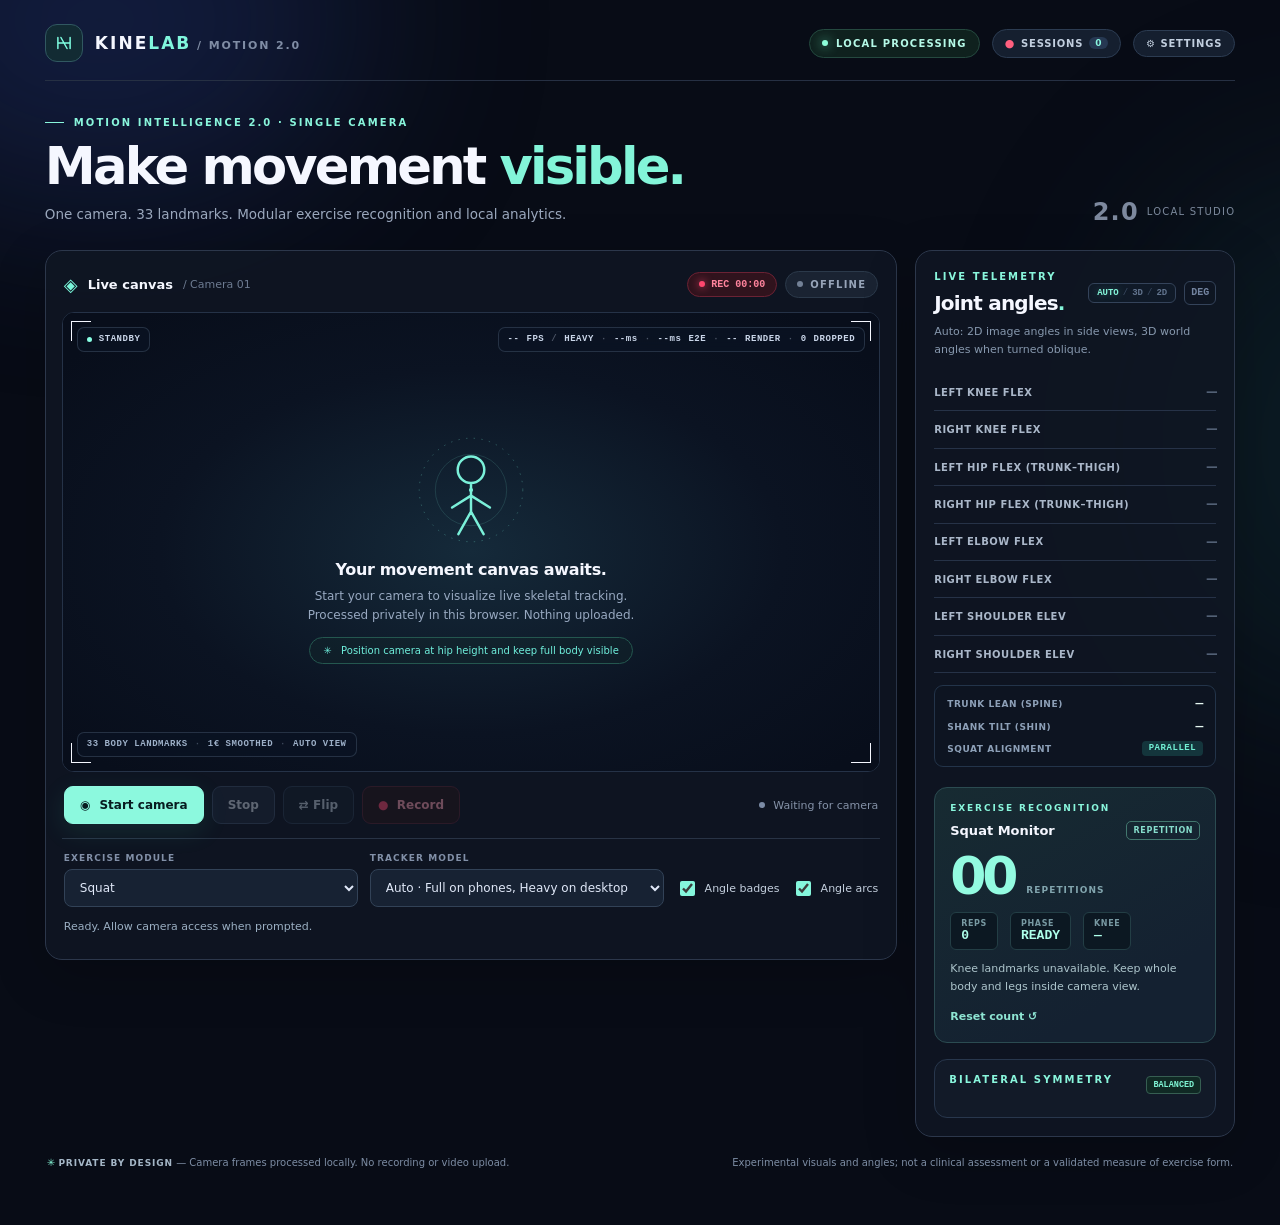
<file: apps/kinelab-motion/index.html>
<!doctype html>
<html lang="en">
<head>
  <meta charset="utf-8" />
  <meta name="viewport" content="width=device-width, initial-scale=1" />
  <meta name="theme-color" content="#080c16" />
  <meta name="referrer" content="no-referrer" />
  <meta name="description" content="KineLab Motion 2.0: Modular, real-time, single-camera motion intelligence, multi-exercise recognition, and movement analytics." />
  <title>KineLab Motion 2.0 — Motion Intelligence Studio</title>
  <link rel="icon" href="data:," />
  <link rel="stylesheet" href="./styles.css?v=2.6" />
  <script type="module" src="./src/app.mjs?v=2.6"></script>
</head>
<body>
  <div class="ambient ambient-a" aria-hidden="true"></div>
  <div class="ambient ambient-b" aria-hidden="true"></div>

  <div class="shell">
    <header class="topbar">
      <a class="brand" href="./" aria-label="KineLab Motion home">
        <span class="brand-symbol" aria-hidden="true">
          <svg viewBox="0 0 36 36" fill="none"><path d="M8 27V9m20 18V9M8 18h20M13 9l10 18" stroke="currentColor" stroke-width="2.4" stroke-linecap="round" stroke-linejoin="round" /></svg>
        </span>
        <span class="brand-name">KINE<span>LAB</span><small> / MOTION 2.0</small></span>
      </a>
      <div class="header-meta">
        <span class="local-pill"><span class="local-dot"></span>LOCAL PROCESSING</span>
        <button type="button" id="open-recordings" class="meta-button" title="Open recorded motion sessions">
          <span class="rec-icon">●</span> SESSIONS <span id="session-count-badge" class="count-badge">0</span>
        </button>
        <button type="button" id="open-settings" class="meta-button" title="Configure camera, tracker, and overlays" aria-haspopup="dialog">
          ⚙ SETTINGS
        </button>
      </div>
    </header>

    <main>
      <section class="hero" aria-labelledby="page-heading">
        <div>
          <p class="eyebrow"><span class="dash"></span> MOTION INTELLIGENCE 2.0 · SINGLE CAMERA</p>
          <h1 id="page-heading">Make movement <em>visible.</em></h1>
          <p class="subhead">One camera. 33 landmarks. Modular exercise recognition and local analytics.</p>
        </div>
        <div class="hero-index" aria-hidden="true">
          <span class="index-number">2.0</span><span>LOCAL STUDIO</span>
        </div>
      </section>

      <section class="workspace" aria-label="Single-camera movement studio">
        <!-- Live Capture & Overlays -->
        <div class="capture-panel">
          <div class="panel-heading">
            <div class="heading-with-icon">
              <span class="panel-icon" aria-hidden="true">◈</span>
              <h2>Live canvas</h2>
              <span class="subtle-text">/ Camera 01</span>
            </div>
            <div class="heading-actions">
              <span id="recording-indicator" class="rec-pill" hidden><span class="rec-pulse"></span>REC <span id="rec-timer">00:00</span></span>
              <span class="capture-label" id="capture-label"><span class="status-dot"></span><span>OFFLINE</span></span>
            </div>
          </div>

          <div class="stage" id="video-stage">
            <video id="camera-video" autoplay muted playsinline aria-label="Live camera preview"></video>
            <canvas id="pose-canvas" aria-label="Body pose skeleton with measured angles" role="img"></canvas>

            <div class="stage-empty" id="stage-empty">
              <div class="empty-visual" aria-hidden="true">
                <svg viewBox="0 0 200 200" fill="none"><circle cx="100" cy="100" r="74" stroke="currentColor" stroke-dasharray="2 9" opacity=".4"/><circle cx="100" cy="100" r="51" stroke="currentColor" opacity=".2"/><path d="M81 71a19 19 0 1 1 38 0 19 19 0 0 1-38 0zm19 21v39m0-23-27 17m27-17 27 17m-27 6-18 32m18-32 18 32" stroke="currentColor" stroke-width="3.5" stroke-linecap="round"/><circle cx="100" cy="100" r="3" fill="currentColor"/></svg>
              </div>
              <p class="empty-title">Your movement canvas awaits.</p>
              <p class="empty-caption">Start your camera to visualize live skeletal tracking.<br/>Processed privately in this browser. Nothing uploaded.</p>
              <span class="helper-hint">✳ &nbsp; Position camera at hip height and keep full body visible</span>
            </div>

            <!-- In-Canvas HUD -->
            <div class="hud hud-top-left"><span class="hud-led"></span><span id="hud-state">STANDBY</span></div>
            <div class="hud hud-top-right">
              <span id="inference-fps">--</span> FPS <span class="hud-sep">/</span>
              <span id="model-name">HEAVY</span> <span class="hud-sep">·</span>
              <span id="latency-display">--ms</span> <span class="hud-sep">·</span>
              <span id="e2e-latency" title="Camera → overlay latency (p50)">--ms</span> E2E <span class="hud-sep">·</span>
              <span id="render-fps">--</span> RENDER <span class="hud-sep">·</span>
              <span id="dropped-frames">0</span> DROPPED
            </div>
            <div class="hud hud-bottom-left">33 BODY LANDMARKS <span class="hud-sep">·</span> 1€ SMOOTHED <span class="hud-sep">·</span> <span id="hud-angle-mode">AUTO VIEW</span></div>

            <div class="frame-corner top-left" aria-hidden="true"></div>
            <div class="frame-corner top-right" aria-hidden="true"></div>
            <div class="frame-corner bottom-left" aria-hidden="true"></div>
            <div class="frame-corner bottom-right" aria-hidden="true"></div>
          </div>

          <!-- Stage Controls -->
          <div class="stage-controls">
            <div class="action-buttons">
              <button type="button" id="start-button" class="btn btn-primary"><span class="button-mark" aria-hidden="true">◉</span> Start camera</button>
              <button type="button" id="stop-button" class="btn btn-secondary" disabled>Stop</button>
              <button type="button" id="switch-button" class="btn btn-ghost" disabled>⇄ <span>Flip</span></button>
              <button type="button" id="record-button" class="btn btn-record" disabled><span class="rec-dot">●</span> <span>Record</span></button>
            </div>
            <div class="tiny-status" id="tracking-pill"><span class="tiny-dot"></span>Waiting for camera</div>
          </div>

          <!-- Quick Controls Bar -->
          <div class="controls-row">
            <label class="input-field">
              <span>EXERCISE MODULE</span>
              <select id="analysis-mode">
                <option value="squat">Squat</option>
                <option value="sit_to_stand">Sit-to-Stand</option>
                <option value="lunge">Lunge</option>
                <option value="shoulder_abduction">Shoulder Abduction</option>
              <option value="shoulder_flexion">Shoulder Flexion</option>
                <option value="single_leg_balance">Single-Leg Balance</option>
                <option value="free">Free tracking</option>
              </select>
            </label>
            <label class="input-field">
              <span>TRACKER MODEL</span>
              <select id="model-choice">
                <option value="auto">Auto · Full on phones, Heavy on desktop</option>
                <option value="heavy">High accuracy · Heavy</option>
                <option value="full">Faster · Full</option>
                <option value="lite">Fastest · Lite</option>
              </select>
            </label>
            <label class="checkbox-field">
              <input type="checkbox" id="show-angles" checked />
              <span>Angle badges</span>
            </label>
            <label class="checkbox-field">
              <input type="checkbox" id="show-arcs" checked />
              <span>Angle arcs</span>
            </label>
          </div>

          <div id="app-message" class="app-message" role="status" aria-live="polite">Ready. Allow camera access when prompted.</div>
        </div>

        <!-- Telemetry & Exercise Sidebar -->
        <aside class="telemetry-panel" aria-labelledby="telemetry-title">
          <div class="telemetry-heading">
            <div>
              <p class="side-eyebrow">LIVE TELEMETRY</p>
              <h2 id="telemetry-title">Joint angles<span class="heading-accent">.</span></h2>
            </div>
            <div class="telemetry-controls-group">
              <button type="button" id="angle-dim-toggle" class="angle-dim-toggle" title="Cycle angle source: Auto (view-aware) / 3D world / 2D screen">
                <span class="dim-badge active" id="dim-auto">AUTO</span>
                <span class="dim-sep">/</span>
                <span class="dim-badge" id="dim-3d">3D</span>
                <span class="dim-sep">/</span>
                <span class="dim-badge" id="dim-2d">2D</span>
              </button>
              <span class="angle-unit">DEG</span>
            </div>
          </div>
          <p class="panel-note" id="telemetry-note">Auto: knee/hip angles from the precise 2D image in side views, from 3D world coordinates when you turn oblique.</p>

          <div class="angles" id="angle-list" aria-label="Joint angles"></div>

          <div class="segment-metrics" id="segment-metrics" aria-label="Segment Biomechanics">
            <div class="segment-row">
              <span class="segment-label">TRUNK LEAN (SPINE)</span>
              <span class="segment-val" id="val-trunk-lean">—</span>
            </div>
            <div class="segment-row">
              <span class="segment-label">SHANK TILT (SHIN)</span>
              <span class="segment-val" id="val-shank-tilt">—</span>
            </div>
            <div class="segment-row">
              <span class="segment-label">SQUAT ALIGNMENT</span>
              <span class="segment-badge" id="val-squat-align">PARALLEL</span>
            </div>
          </div>

          <!-- Dynamic Exercise Monitor -->
          <section class="insight" aria-labelledby="insight-title">
            <p class="side-eyebrow">EXERCISE RECOGNITION</p>
            <div class="insight-head">
              <h3 id="insight-title">Squat monitor</h3>
              <span id="exercise-badge" class="experiment-tag">REPETITION</span>
            </div>
            <div class="rep-display">
              <span id="rep-count">00</span>
              <span id="rep-unit-label">REPETITIONS</span>
            </div>
            <div class="rep-log" id="rep-log" aria-live="polite" hidden>
              <div class="rep-log-last" id="rep-log-last"></div>
              <div class="rep-log-summary" id="rep-log-summary"></div>
            </div>
            <div class="dynamic-telemetry" id="dynamic-telemetry"></div>
            <div id="baseline-deviation" class="subtle-text" role="status"></div>
            <div class="insight-feedback" id="squat-feedback">Select an exercise to activate real-time movement analysis.</div>
            <div class="insight-actions">
              <button type="button" class="text-button" id="reset-reps">Reset count ↺</button>
            </div>
          </section>

          <!-- Bilateral Symmetry Card -->
          <section class="symmetry-card" id="symmetry-card">
            <div class="symmetry-head">
              <span class="side-eyebrow">BILATERAL SYMMETRY</span>
              <span id="overall-sym-badge" class="sym-badge">BALANCED</span>
            </div>
            <div class="symmetry-grid" id="symmetry-grid">
              <!-- Rendered dynamically -->
            </div>
          </section>
        </aside>
      </section>

      <!-- Replay & Motion Analytics Drawer -->
      <section class="analytics-drawer" id="analytics-drawer" hidden aria-labelledby="analytics-heading">
        <div class="analytics-header">
          <div class="analytics-title-group">
            <span class="panel-icon" aria-hidden="true">◷</span>
            <h2 id="analytics-heading">Movement Replay &amp; Analytics</h2>
            <span id="active-session-title" class="subtle-text">No session selected</span>
          </div>
          <div class="analytics-header-controls">
            <label class="session-selector-label">
              <span>SELECT SESSION:</span>
              <select id="session-select-top" class="session-select-top" aria-label="Select session to inspect">
                <option value="">(No session)</option>
              </select>
            </label>
            <button type="button" id="close-analytics" class="btn-close" aria-label="Close analytics drawer">✕</button>
          </div>
        </div>

        <div class="analytics-body">
          <!-- Workout Results Summary Card -->
          <div class="workout-results-card" id="workout-results-card">
            <div class="results-header">
              <span class="results-badge-tag" id="res-exercise-tag">SESSION RESULTS</span>
              <span class="results-timestamp" id="res-timestamp">No session selected</span>
            </div>
            <div class="results-grid">
              <div class="result-metric">
                <span class="metric-label">REPETITIONS</span>
                <span class="metric-value highlight" id="res-rep-count">--</span>
              </div>
              <div class="result-metric">
                <span class="metric-label">DURATION</span>
                <span class="metric-value" id="res-duration">--:--</span>
              </div>
              <div class="result-metric">
                <span class="metric-label">PEAK DEPTH</span>
                <span class="metric-value" id="res-peak-angle">--°</span>
              </div>
              <div class="result-metric">
                <span class="metric-label">BILATERAL SYMMETRY</span>
                <span class="metric-value" id="res-symmetry">--</span>
              </div>
              <div class="result-metric">
                <span class="metric-label">AVG RANGE OF MOTION</span>
                <span class="metric-value" id="res-avg-rom">--</span>
              </div>
              <div class="result-metric">
                <span class="metric-label" id="res-tempo-label">TEMPO</span>
                <span class="metric-value" id="res-tempo">--</span>
              </div>
              <div class="result-metric" title="Reps whose tracked joints stayed above the confidence gate. Low-confidence reps are excluded from averages.">
                <span class="metric-label">RELIABLE REPS</span>
                <span class="metric-value" id="res-quality">--</span>
              </div>
            </div>
          </div>

          <!-- Synchronized Video + Skeletal Replay Stage -->
          <div class="replay-stage-wrapper" id="replay-stage-wrapper">
            <div class="replay-stage" id="replay-stage">
              <video id="replay-video" class="replay-video" playsinline muted></video>
              <canvas id="replay-canvas" class="replay-canvas" width="640" height="480"></canvas>
              <div id="replay-no-video" class="replay-no-video" hidden>
                <span>Telemetry Replay (No camera video stream recorded)</span>
              </div>
            </div>
          </div>

          <div class="timeline-controls">
            <button type="button" id="play-pause-btn" class="btn btn-ghost">▶ Play</button>
            <button type="button" id="step-back-btn" class="btn btn-ghost" title="Previous frame">‹</button>
            <button type="button" id="step-fwd-btn" class="btn btn-ghost" title="Next frame">›</button>
            <span class="timeline-time" id="timeline-time">00:00.0 / 00:00.0</span>
            <input type="range" id="timeline-scrubber" min="0" max="0" value="0" class="timeline-slider" aria-label="Session timeline scrubber" />
            <div class="speed-selector">
              <button type="button" class="speed-btn active" data-speed="1">1x</button>
              <button type="button" class="speed-btn" data-speed="0.5">0.5x</button>
              <button type="button" class="speed-btn" data-speed="2">2x</button>
            </div>
          </div>

          <div class="analytics-chart-panel">
            <div class="chart-header">
              <span class="chart-title">JOINT ANGLE OVER TIME</span>
              <label class="chart-joint-select">
                <span>JOINT:</span>
                <select id="chart-joint">
                  <option value="leftKnee">Left Knee</option>
                  <option value="rightKnee">Right Knee</option>
                  <option value="leftHip">Left Hip</option>
                  <option value="rightHip">Right Hip</option>
                  <option value="leftShoulder">Left Shoulder</option>
                  <option value="rightShoulder">Right Shoulder</option>
                  <option value="leftElbow">Left Elbow</option>
                  <option value="rightElbow">Right Elbow</option>
                </select>
              </label>
            </div>
            <canvas id="analytics-chart" width="900" height="180" class="analytics-chart-canvas"></canvas>
          </div>

          <div class="analytics-actions">
            <div class="action-group">
              <button type="button" id="set-ghost-btn" class="btn btn-ghost">👻 Set as Ghost Overlay</button>
              <button type="button" id="export-json-btn" class="btn btn-ghost">Export JSON</button>
              <button type="button" id="export-csv-btn" class="btn btn-ghost">Export CSV</button>
              <button type="button" id="export-reps-btn" class="btn btn-ghost">Export reps CSV</button>
            </div>
            <div class="action-group">
              <button type="button" id="delete-session-btn" class="btn btn-danger">Delete Session</button>
            </div>
          </div>

          <div class="analytics-actions" aria-label="Compare saved sessions">
            <div class="action-group">
              <label>Compare <select id="compare-a" aria-label="First session to compare"></select></label>
              <label>with <select id="compare-b" aria-label="Second session to compare"></select></label>
              <button type="button" id="compare-btn" class="btn btn-ghost">Compare Sessions</button>
            </div>
            <div id="compare-result" class="subtle-text" role="status">Pick two saved sessions to see measured deltas for the selected joint.</div>
          </div>

          <!-- Session List -->
          <div class="saved-sessions-list" id="saved-sessions-list">
            <!-- Dynamically populated -->
          </div>
        </div>
      </section>

      <!-- Settings Dialog / Modal -->
      <dialog id="settings-dialog" class="settings-modal" aria-labelledby="settings-title">
        <div class="modal-shell">
          <div class="modal-header">
            <div class="heading-with-icon">
              <span class="panel-icon">⚙</span>
              <h2 id="settings-title">Studio Settings</h2>
            </div>
            <button type="button" id="close-settings" class="btn-close" aria-label="Close settings">✕</button>
          </div>

          <div class="settings-tabs" role="tablist">
            <button type="button" class="tab-btn active" role="tab" data-tab="tab-camera" aria-selected="true">Camera</button>
            <button type="button" class="tab-btn" role="tab" data-tab="tab-tracking" aria-selected="false">Tracking</button>
            <button type="button" class="tab-btn" role="tab" data-tab="tab-overlays" aria-selected="false">Overlays</button>
            <button type="button" class="tab-btn" role="tab" data-tab="tab-exercise" aria-selected="false">Exercise</button>
            <button type="button" class="tab-btn" role="tab" data-tab="tab-privacy" aria-selected="false">Privacy</button>
          </div>

          <div class="modal-body">
            <!-- Camera Tab -->
            <div class="tab-content active" id="tab-camera" role="tabpanel">
              <label class="setting-row">
                <div class="setting-info">
                  <span class="setting-name">Camera Orientation</span>
                  <span class="setting-desc">Preferred lens facing mode</span>
                </div>
                <select id="cfg-camera-facing">
                  <option value="environment">Rear / Environment</option>
                  <option value="user">Front / User</option>
                </select>
              </label>

              <label class="setting-row">
                <div class="setting-info">
                  <span class="setting-name">Mirroring</span>
                  <span class="setting-desc">Flip horizontal preview</span>
                </div>
                <select id="cfg-camera-mirror">
                  <option value="auto">Auto (Front only)</option>
                  <option value="on">Always On</option>
                  <option value="off">Off</option>
                </select>
              </label>

              <label class="setting-row">
                <div class="setting-info">
                  <span class="setting-name">Capture Resolution</span>
                  <span class="setting-desc">Balance sharpness and battery usage</span>
                </div>
                <select id="cfg-camera-res">
                  <option value="720p">720p HD (Balanced)</option>
                  <option value="1080p">1080p Full HD</option>
                  <option value="480p">480p SD (Low power)</option>
                </select>
              </label>
            </div>

            <!-- Tracking Tab -->
            <div class="tab-content" id="tab-tracking" role="tabpanel">
              <label class="setting-row">
                <div class="setting-info">
                  <span class="setting-name">MediaPipe Model</span>
                  <span class="setting-desc">Auto starts phones on Full (about 2× faster than Heavy) and desktops on Heavy</span>
                </div>
                <select id="cfg-track-model">
                  <option value="auto">Auto (Full on phones, Heavy on desktop)</option>
                  <option value="heavy">Heavy (High precision)</option>
                  <option value="full">Full (Performance)</option>
                  <option value="lite">Lite (Low-end devices)</option>
                </select>
              </label>

              <label class="setting-row">
                <div class="setting-info">
                  <span class="setting-name">Adaptive Performance Fallback</span>
                  <span class="setting-desc">Auto-switch to Full model if latency exceeds 110ms</span>
                </div>
                <input type="checkbox" id="cfg-track-autofallback" checked />
              </label>

              <label class="setting-row">
                <div class="setting-info">
                  <span class="setting-name">Temporal Smoothing (1€ Filter)</span>
                  <span class="setting-desc">Jitter reduction intensity</span>
                </div>
                <select id="cfg-track-smoothing">
                  <option value="medium">Medium (Recommended)</option>
                  <option value="low">Low (Fastest response)</option>
                  <option value="high">High (Maximum stillness)</option>
                  <option value="off">Off (Direct raw coords)</option>
                </select>
              </label>

              <label class="setting-row">
                <div class="setting-info">
                  <span class="setting-name">Confidence Gating Threshold</span>
                  <span class="setting-desc">Minimum landmark confidence for angle calculation</span>
                </div>
                <select id="cfg-track-confidence">
                  <option value="0.55">0.55 (Standard)</option>
                  <option value="0.45">0.45 (Lenient)</option>
                  <option value="0.65">0.65 (Strict)</option>
                </select>
              </label>

              <label class="setting-row">
                <div class="setting-info">
                  <span class="setting-name">Angle Calculation Coordinate Space</span>
                  <span class="setting-desc">3D metric vectors (perspective invariant) vs 2D camera plane</span>
                </div>
                <select id="cfg-track-angledim">
                  <option value="auto">Auto · view-aware (Recommended)</option>
                  <option value="3d">3D Metric Space</option>
                  <option value="2d">2D Camera Screen Projection</option>
                </select>
              </label>

              <label class="setting-row">
                <div class="setting-info">
                  <span class="setting-name">Camera Setup Guidance</span>
                  <span class="setting-desc">Uses the phone's tilt sensor to prompt: level the phone, stand 2–3 m away, camera at hip height</span>
                </div>
                <input type="checkbox" id="cfg-track-level" checked />
              </label>

              <label class="setting-row">
                <div class="setting-info">
                  <span class="setting-name">Tilt Correction (beta)</span>
                  <span class="setting-desc">Removes phone roll from trunk and shank angles. Not yet verified on all devices: check that a vertical trunk reads ~0° with the phone tilted</span>
                </div>
                <input type="checkbox" id="cfg-track-tiltfix" />
              </label>
            </div>

            <!-- Overlays Tab -->
            <div class="tab-content" id="tab-overlays" role="tabpanel">
              <label class="setting-row">
                <div class="setting-info">
                  <span class="setting-name">Full-body Skeleton Lines</span>
                  <span class="setting-desc">Show neon bone connections</span>
                </div>
                <input type="checkbox" id="cfg-overlay-skeleton" checked />
              </label>

              <label class="setting-row">
                <div class="setting-info">
                  <span class="setting-name">Colored Joint Markers</span>
                  <span class="setting-desc">Show circular joint nodes</span>
                </div>
                <input type="checkbox" id="cfg-overlay-joints" checked />
              </label>

              <label class="setting-row">
                <div class="setting-info">
                  <span class="setting-name">Joint Degree Labels</span>
                  <span class="setting-desc">Show floating degree badges</span>
                </div>
                <input type="checkbox" id="cfg-overlay-labels" checked />
              </label>

              <label class="setting-row">
                <div class="setting-info">
                  <span class="setting-name">Joint Angle Arcs</span>
                  <span class="setting-desc">Draw geometric sector sweeps</span>
                </div>
                <input type="checkbox" id="cfg-overlay-arcs" checked />
              </label>

              <label class="setting-row">
                <div class="setting-info">
                  <span class="setting-name">Motion Trails</span>
                  <span class="setting-desc">Show velocity trails on wrists and ankles</span>
                </div>
                <input type="checkbox" id="cfg-overlay-trails" />
              </label>

              <label class="setting-row">
                <div class="setting-info">
                  <span class="setting-name">Predictive Overlay</span>
                  <span class="setting-desc">Extrapolates the drawn skeleton up to 40 ms to hide inference lag. Display only; angles and reps use measured landmarks.</span>
                </div>
                <input type="checkbox" id="cfg-overlay-predict" />
              </label>

              <label class="setting-row">
                <div class="setting-info">
                  <span class="setting-name">Angle Convention</span>
                  <span class="setting-desc">Clinical: knee, hip and elbow as flexion (0° = straight), hip measured trunk–thigh. Interior: the raw 3-point angle (180° = straight). Exports always use interior angles</span>
                </div>
                <select id="cfg-overlay-convention">
                  <option value="clinical">Clinical flexion (0° = straight)</option>
                  <option value="interior">Interior angle (180° = straight)</option>
                </select>
              </label>

              <label class="setting-row">
                <div class="setting-info">
                  <span class="setting-name">Movement Direction</span>
                  <span class="setting-desc">Arrows on wrists and ankles showing measured movement direction</span>
                </div>
                <input type="checkbox" id="cfg-overlay-direction" />
              </label>

              <label class="setting-row">
                <div class="setting-info">
                  <span class="setting-name">Bilateral Symmetry HUD</span>
                  <span class="setting-desc">Show left/right angle balance card</span>
                </div>
                <input type="checkbox" id="cfg-overlay-symhud" checked />
              </label>

              <label class="setting-row">
                <div class="setting-info">
                  <span class="setting-name">Ghost Reference Skeleton</span>
                  <span class="setting-desc">Show faint reference overlay from saved session</span>
                </div>
                <input type="checkbox" id="cfg-overlay-ghost" />
              </label>
            </div>

            <!-- Exercise Tab -->
            <div class="tab-content" id="tab-exercise" role="tabpanel">
              <label class="setting-row">
                <div class="setting-info">
                  <span class="setting-name">Form Sensitivity</span>
                  <span class="setting-desc">Angle threshold strictness</span>
                </div>
                <select id="cfg-exercise-sensitivity">
                  <option value="normal">Standard</option>
                  <option value="forgiving">Forgiving (+12° tolerance)</option>
                  <option value="strict">Strict Form (-8° tolerance)</option>
                </select>
              </label>

              <label class="setting-row">
                <div class="setting-info">
                  <span class="setting-name">Audio Cues</span>
                  <span class="setting-desc">Procedural chimes on repetition completion, depth reached, and hold ticks</span>
                </div>
                <input type="checkbox" id="cfg-exercise-audio" checked />
              </label>

              <label class="setting-row">
                <div class="setting-info">
                  <span class="setting-name">Voice Coach</span>
                  <span class="setting-desc">Spoken repetition counting and form cues via Web Speech</span>
                </div>
                <input type="checkbox" id="cfg-exercise-voice" />
              </label>

              <div class="setting-row">
                <div class="setting-info">
                  <span class="setting-name">Standing Baseline</span>
                  <span class="setting-desc" id="baseline-status">Capture your relaxed standing knee/hip angles as a personal reference. Stored locally only.</span>
                </div>
                <button type="button" id="capture-baseline-btn" class="btn btn-ghost">Capture Baseline</button>
              </div>
            </div>

            <!-- Privacy Tab -->
            <div class="tab-content" id="tab-privacy" role="tabpanel">
              <div class="privacy-banner">
                <span class="privacy-icon">🛡</span>
                <div>
                  <strong>Local-Only Execution</strong>
                  <p>Inference occurs entirely inside your browser's WebAssembly sandbox. Video frames are never uploaded to any server or cloud service. The MediaPipe library does send anonymous performance and usage metrics to Google.</p>
                </div>
              </div>

              <div class="setting-row">
                <div class="setting-info">
                  <span class="setting-name">Saved Motion Sessions</span>
                  <span class="setting-desc" id="storage-estimate-label">Calculating storage…</span>
                </div>
                <div class="button-group">
                  <button type="button" id="clear-all-sessions-btn" class="btn btn-danger">Clear All Data</button>
                </div>
              </div>

              <div class="setting-row">
                <div class="setting-info">
                  <span class="setting-name">Restore Safe Defaults</span>
                  <span class="setting-desc">Reset all configurations back to factory settings</span>
                </div>
                <button type="button" id="reset-defaults-btn" class="btn btn-ghost">Reset Defaults ↺</button>
              </div>
            </div>
          </div>
        </div>
      </dialog>

      <footer class="footnote">
        <div>
          <span class="footnote-mark" aria-hidden="true">✳</span>
          <strong>PRIVATE BY DESIGN</strong> — Camera frames processed locally. No recording or video upload.
        </div>
        <div>Experimental visuals and angles; not a clinical assessment or a validated measure of exercise form.</div>
      </footer>
    </main>
  </div>
</body>
</html>
</file>
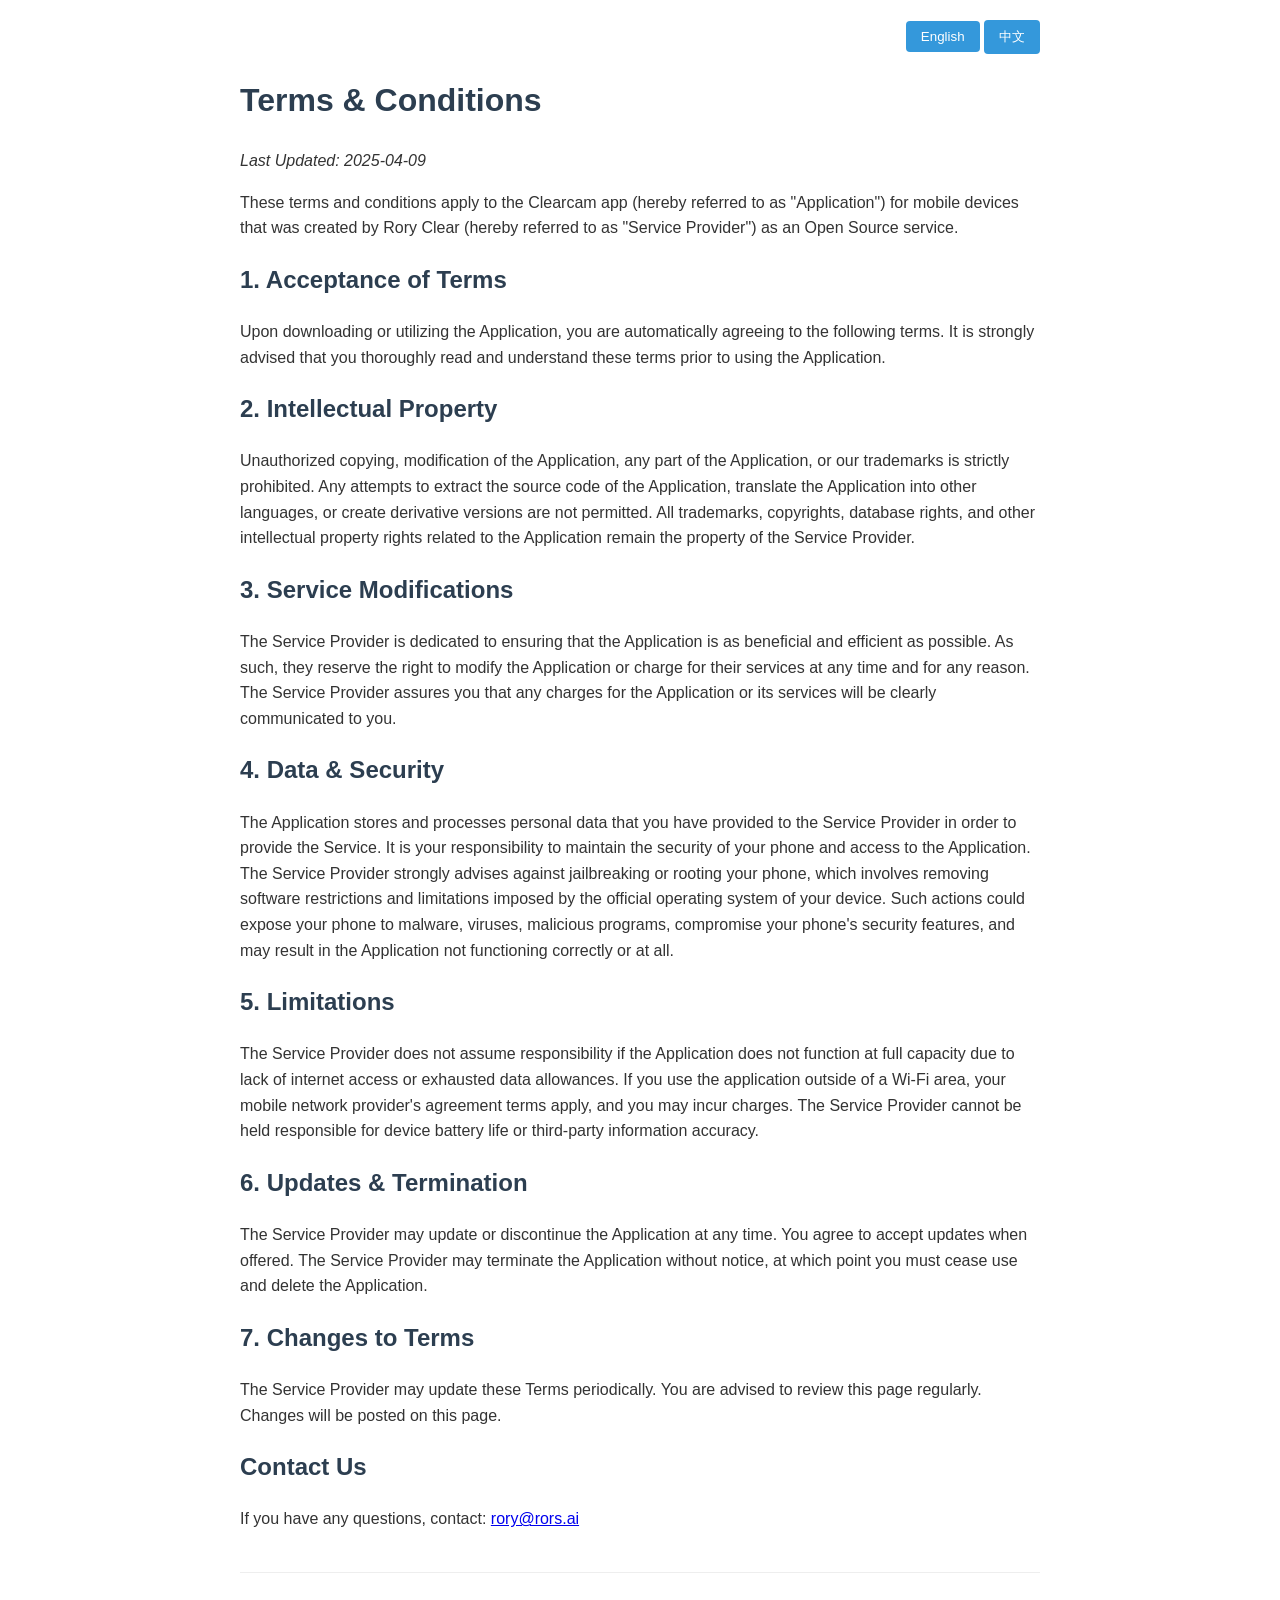
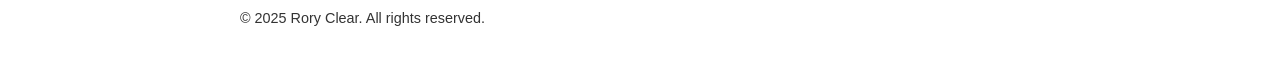
<file: privacy.html>
<!DOCTYPE html>
<html lang="en">
<head>
    <meta charset="UTF-8">
    <meta name="viewport" content="width=device-width, initial-scale=1.0">
    <title>Clearcam - Terms & Conditions</title>
    <style>
        body {
            font-family: 'Helvetica Neue', Arial, sans-serif;
            line-height: 1.6;
            color: #333;
            max-width: 800px;
            margin: 0 auto;
            padding: 20px;
        }
        h1, h2 {
            color: #2c3e50;
        }
        .language-toggle {
            text-align: right;
            margin-bottom: 20px;
        }
        button {
            background: #3498db;
            color: white;
            border: none;
            padding: 8px 15px;
            border-radius: 4px;
            cursor: pointer;
        }
        .english { display: block; }
        .chinese { display: none; }
        .active { display: block !important; }
        footer {
            margin-top: 40px;
            border-top: 1px solid #eee;
            padding-top: 20px;
            font-size: 0.9em;
        }
    </style>
</head>
<body>
    <div class="language-toggle">
        <button onclick="toggleLanguage('english')">English</button>
        <button onclick="toggleLanguage('chinese')">中文</button>
    </div>

    <!-- ENGLISH VERSION -->
    <div id="english" class="english active">
        <h1>Terms & Conditions</h1>
        <p><em>Last Updated: 2025-04-09</em></p>

        <p>These terms and conditions apply to the Clearcam app (hereby referred to as "Application") for mobile devices that was created by Rory Clear (hereby referred to as "Service Provider") as an Open Source service.</p>

        <h2>1. Acceptance of Terms</h2>
        <p>Upon downloading or utilizing the Application, you are automatically agreeing to the following terms. It is strongly advised that you thoroughly read and understand these terms prior to using the Application.</p>

        <h2>2. Intellectual Property</h2>
        <p>Unauthorized copying, modification of the Application, any part of the Application, or our trademarks is strictly prohibited. Any attempts to extract the source code of the Application, translate the Application into other languages, or create derivative versions are not permitted. All trademarks, copyrights, database rights, and other intellectual property rights related to the Application remain the property of the Service Provider.</p>

        <h2>3. Service Modifications</h2>
        <p>The Service Provider is dedicated to ensuring that the Application is as beneficial and efficient as possible. As such, they reserve the right to modify the Application or charge for their services at any time and for any reason. The Service Provider assures you that any charges for the Application or its services will be clearly communicated to you.</p>

        <h2>4. Data & Security</h2>
        <p>The Application stores and processes personal data that you have provided to the Service Provider in order to provide the Service. It is your responsibility to maintain the security of your phone and access to the Application. The Service Provider strongly advises against jailbreaking or rooting your phone, which involves removing software restrictions and limitations imposed by the official operating system of your device. Such actions could expose your phone to malware, viruses, malicious programs, compromise your phone's security features, and may result in the Application not functioning correctly or at all.</p>

        <h2>5. Limitations</h2>
        <p>The Service Provider does not assume responsibility if the Application does not function at full capacity due to lack of internet access or exhausted data allowances. If you use the application outside of a Wi-Fi area, your mobile network provider's agreement terms apply, and you may incur charges. The Service Provider cannot be held responsible for device battery life or third-party information accuracy.</p>

        <h2>6. Updates & Termination</h2>
        <p>The Service Provider may update or discontinue the Application at any time. You agree to accept updates when offered. The Service Provider may terminate the Application without notice, at which point you must cease use and delete the Application.</p>

        <h2>7. Changes to Terms</h2>
        <p>The Service Provider may update these Terms periodically. You are advised to review this page regularly. Changes will be posted on this page.</p>

        <h2>Contact Us</h2>
        <p>If you have any questions, contact: <a href="mailto:rory@rors.ai">rory@rors.ai</a></p>
    </div>

    <!-- CHINESE VERSION -->
    <div id="chinese" class="chinese">
        <h1>服务条款</h1>
        <p><em>最后更新：2025年4月9日</em></p>

        <p>本服务条款适用于由Rory Clear（以下简称“服务提供方”）作为开源服务开发的移动设备应用程序Clearcam（以下简称“本应用”）。</p>

        <h2>1. 条款接受</h2>
        <p>下载或使用本应用即表示您同意以下条款。请在使用前仔细阅读并理解本条款。</p>

        <h2>2. 知识产权</h2>
        <p>严禁未经授权复制、修改本应用或其任何部分（包括商标）。禁止反编译、翻译本应用或创建衍生版本。所有与本应用相关的商标、版权、数据库权利及其他知识产权均归服务提供方所有。</p>

        <h2>3. 服务变更</h2>
        <p>服务提供方保留随时修改本应用或收费的权利，并将明确告知任何费用变动。</p>

        <h2>4. 数据与安全</h2>
        <p>本应用会处理您提供的个人数据以提供服务。您需自行负责设备安全，避免越狱（jailbreaking）或root操作，否则可能导致安全漏洞或应用无法正常运行。</p>

        <h2>5. 免责声明</h2>
        <p>服务提供方不对因网络问题导致的功能限制负责。使用移动数据时，运营商资费条款适用（可能产生费用）。服务提供方不保证第三方信息的准确性，也不对设备电量负责。</p>

        <h2>6. 更新与终止</h2>
        <p>服务提供方可能随时更新或终止本应用。您同意接受更新。服务提供方可无需通知终止服务，届时您必须停止使用并删除本应用。</p>

        <h2>7. 条款变更</h2>
        <p>服务提供方可能不定期更新条款。请定期查阅本页面，变更内容将发布于此。</p>

        <h2>联系我们</h2>
        <p>如有疑问，请联系：<a href="mailto:rory@rors.ai">rory@rors.ai</a></p>
    </div>

    <footer>
        <p>© 2025 Rory Clear. All rights reserved.</p>
    </footer>

    <script>
        function toggleLanguage(lang) {
            document.getElementById('english').classList.remove('active');
            document.getElementById('chinese').classList.remove('active');
            document.getElementById(lang).classList.add('active');
        }
    </script>
</body>
</html>
</file>
<file: apps/kinelab-motion/styles.css>
:root {
  color-scheme: dark;
  font-family: Inter, ui-sans-serif, system-ui, -apple-system, BlinkMacSystemFont, "Segoe UI", sans-serif;
  background: #080c16;
  color: #f5f7ff;
  -webkit-font-smoothing: antialiased;
}

* { box-sizing: border-box; }
body { margin: 0; min-height: 100vh; overflow-x: hidden; }
button, select, input { font: inherit; }
button { cursor: pointer; }
button:disabled { opacity: .4; cursor: not-allowed; }
button:focus-visible, select:focus-visible, input:focus-visible, a:focus-visible {
  outline: 2px solid #88f5df;
  outline-offset: 3px;
}
a { color: inherit; text-decoration: none; }

/* Ambient background glows */
.ambient { position: fixed; z-index: -1; pointer-events: none; filter: blur(100px); border-radius: 50%; opacity: .35; }
.ambient-a { width: 520px; height: 360px; top: -160px; left: -160px; background: #273c89; }
.ambient-b { width: 430px; height: 550px; top: 170px; right: -280px; background: #14373d; }

.shell { max-width: 1500px; margin: auto; padding: 24px clamp(16px, 3.5vw, 64px) 36px; }

/* Topbar */
.topbar { display: flex; align-items: center; justify-content: space-between; border-bottom: 1px solid #263043; padding-bottom: 18px; gap: 14px; }
.brand { display: inline-flex; align-items: center; gap: 12px; }
.brand-symbol { display: grid; place-items: center; width: 38px; height: 38px; color: #7fffe2; background: #122b33; border: 1px solid #315861; border-radius: 12px; }
.brand-symbol svg { width: 22px; height: 22px; }
.brand-name { font-size: 17px; letter-spacing: .12em; font-weight: 800; }
.brand-name > span { color: #80f6dd; }
.brand-name small { color: #808da5; font-weight: 550; font-size: 11px; letter-spacing: .17em; }

.header-meta { display: flex; gap: 12px; align-items: center; font-size: 10px; font-weight: 750; letter-spacing: .12em; flex-wrap: wrap; }
.local-pill { display: flex; gap: 8px; align-items: center; color: #b5f9e7; border: 1px solid #25493f; padding: 8px 12px; border-radius: 18px; background: #0f211e; }
.local-dot { width: 6px; height: 6px; background: #8dffda; box-shadow: 0 0 12px #68f2c4; border-radius: 50%; }

.meta-button {
  display: inline-flex; align-items: center; gap: 6px;
  background: #151f2f; color: #c2cfdf; border: 1px solid #2c3c52;
  border-radius: 18px; padding: 7px 12px; font-size: 10px; font-weight: 700;
  letter-spacing: .08em; transition: background .15s, border-color .15s;
}
.meta-button:hover { background: #1f2c42; border-color: #405878; color: #e5f0ff; }
.rec-icon { color: #ff5f7e; font-size: 11px; }
.count-badge { background: #263852; color: #88f5df; border-radius: 99px; padding: 1px 6px; font-size: 9px; }

/* Hero */
.hero { display: flex; align-items: end; justify-content: space-between; padding: 36px 0 24px; gap: 20px; }
.eyebrow, .side-eyebrow { color: #89f6dc; font-weight: 800; letter-spacing: .21em; font-size: 10px; margin: 0 0 10px; }
.eyebrow { display: flex; align-items: center; gap: 10px; }
.dash { width: 19px; height: 1px; background: #89f6dc; }
.hero h1 { font-weight: 650; letter-spacing: -.055em; font-size: clamp(30px, 4vw, 54px); line-height: 1.1; margin: 0; }
.hero h1 em { font-style: normal; color: #83f5d9; }
.subhead { color: #9ba8bd; margin: 10px 0 0; font-size: 13.5px; line-height: 1.6; }
.hero-index { display: flex; gap: 8px; align-items: center; color: #7c899c; font-size: 10px; letter-spacing: .12em; }
.index-number { font-size: 24px; color: #7d899e; font-weight: 700; }

/* Workspace Layout */
.workspace { display: grid; grid-template-columns: minmax(0, 1fr) 320px; gap: 18px; align-items: start; }
.capture-panel, .telemetry-panel { background: #101724d9; border: 1px solid #2c374b; border-radius: 17px; box-shadow: 0 16px 54px #0003; }
.capture-panel { padding: 16px; }

.panel-heading { display: flex; justify-content: space-between; align-items: center; padding: 4px 2px 14px; }
.heading-with-icon { display: flex; gap: 10px; align-items: center; }
.panel-icon { color: #7af7db; font-size: 18px; }
.panel-heading h2 { font-size: 13px; margin: 0; font-weight: 700; }
.subtle-text { color: #6d7b91; font-size: 11px; }

.heading-actions { display: flex; align-items: center; gap: 8px; }
.rec-pill {
  display: inline-flex; align-items: center; gap: 6px;
  background: #30131d; color: #ff849d; border: 1px solid #6b2234;
  border-radius: 99px; padding: 6px 11px; font: 750 10px ui-monospace, monospace;
}
.rec-pulse { width: 6px; height: 6px; border-radius: 50%; background: #ff476e; box-shadow: 0 0 8px #ff476e; animation: pulse 1s infinite alternate; }
@keyframes pulse { from { opacity: .4; } to { opacity: 1; } }

.capture-label {
  color: #97a4b8; background: #1a2332; border: 1px solid #2b394a;
  padding: 7px 11px; border-radius: 99px; font-size: 10px; font-weight: 800; letter-spacing: .12em;
  display: flex; align-items: center; gap: 7px;
}
.capture-label.is-live { color: #7df5d6; background: #102a29; border-color: #25524e; }
.status-dot { width: 6px; height: 6px; border-radius: 50%; background: #738196; }
.capture-label.is-live .status-dot { background: #83ffdd; box-shadow: 0 0 10px #83ffdd; }

/* Stage Video/Canvas */
.stage {
  position: relative; background: #080e1b; aspect-ratio: 16/9;
  border: 1px solid #253247; border-radius: 12px; overflow: hidden; isolation: isolate;
  min-height: 230px; max-height: 70vh; margin-inline: auto;
}
.stage video, .stage canvas { position: absolute; inset: 0; width: 100%; height: 100%; object-fit: contain; }
.stage video { background: #080f19; }
.stage canvas { pointer-events: none; z-index: 2; }

.stage-empty {
  position: absolute; inset: 0; z-index: 1; display: flex; flex-direction: column;
  justify-content: center; align-items: center; text-align: center; padding: 18px;
  background: radial-gradient(ellipse at 50% 52%, #152a3a 0%, #0b1322 54%, #080e1b 90%);
}
.stage-empty[hidden] { display: none; }
.empty-visual { color: #7af0d9; width: 150px; height: 130px; display: flex; justify-content: center; }
.empty-visual svg { height: 140px; width: 140px; }
.empty-title { font-size: 16px; font-weight: 660; letter-spacing: -.02em; margin: 10px 0 0; }
.empty-caption { font-size: 12px; color: #98a9c1; line-height: 1.6; margin: 8px 0 12px; }
.helper-hint { font-size: 10px; color: #6fefdc; border: 1px solid #24574f; border-radius: 99px; padding: 7px 13px; background: #15302b44; }

/* HUD Badges */
.hud {
  position: absolute; z-index: 4; display: flex; gap: 7px; align-items: center; color: #cad6e9;
  background: #0b1424ad; border: 1px solid #46566b77; border-radius: 7px; padding: 6px 9px;
  backdrop-filter: blur(6px); font: 750 9px/1.2 ui-monospace, SFMono-Regular, Consolas, monospace; letter-spacing: .06em;
}
.hud-top-left { top: 14px; left: 14px; }
.hud-top-right { top: 14px; right: 14px; }
.hud-bottom-left { bottom: 14px; left: 14px; color: #9db0c8; }
.hud-led { width: 5px; height: 5px; background: #89ffe4; border-radius: 50%; }
.hud-sep { opacity: .35; }

.frame-corner { position: absolute; z-index: 3; width: 20px; height: 20px; border-color: #75d4db88; pointer-events: none; }
.frame-corner.top-left { top: 8px; left: 8px; border-top: 1px solid; border-left: 1px solid; }
.frame-corner.top-right { top: 8px; right: 8px; border-top: 1px solid; border-right: 1px solid; }
.frame-corner.bottom-left { bottom: 8px; left: 8px; border-bottom: 1px solid; border-left: 1px solid; }
.frame-corner.bottom-right { bottom: 8px; right: 8px; border-bottom: 1px solid; border-right: 1px solid; }

/* Stage Controls */
.stage-controls { display: flex; align-items: center; justify-content: space-between; gap: 12px; padding: 14px 2px; border-bottom: 1px solid #283345; flex-wrap: wrap; }
.action-buttons { display: flex; gap: 8px; align-items: center; flex-wrap: wrap; }
.btn { border-radius: 9px; border: 1px solid transparent; font-size: 12px; font-weight: 730; min-height: 38px; padding: 0 15px; transition: background .15s, border-color .15s; }
.btn-primary { background: #8cf9de; color: #071c20; border-color: #91fae2; box-shadow: 0 7px 27px #46eab31b; }
.btn-primary:hover:not(:disabled) { background: #aeffe9; }
.btn-secondary { border-color: #40516b; background: #1e293c; color: #d9e2ef; }
.btn-secondary:hover:not(:disabled) { background: #2c394d; }
.btn-ghost { border-color: #2f4056; background: #151f2f; color: #c2cfdf; }
.btn-ghost:hover:not(:disabled) { background: #202e42; color: #fff; }
.btn-record { border-color: #592534; background: #27141b; color: #ff9fb2; }
.btn-record:hover:not(:disabled) { background: #3c1a26; border-color: #8c324b; }
.btn-record.is-recording { background: #5c182a; color: #ffcad5; border-color: #b02e4f; }
.btn-danger { background: #3b1822; color: #ff9fae; border-color: #632938; }
.btn-danger:hover:not(:disabled) { background: #541f2e; }

.button-mark { margin-right: 5px; }
.rec-dot { color: #ff476e; margin-right: 4px; }
.tiny-status { font-size: 11px; color: #8592a8; display: flex; gap: 8px; align-items: center; }
.tiny-dot { width: 6px; height: 6px; border-radius: 50%; background: #7b8ba5; }
.tiny-status.is-good { color: #89f7d9; }
.tiny-status.is-good .tiny-dot { background: #89f7d9; }
.tiny-status.is-warning { color: #f6d099; }
.tiny-status.is-warning .tiny-dot { background: #f6d099; }

/* Quick Controls Row */
.controls-row { display: flex; gap: 12px; align-items: end; flex-wrap: wrap; padding: 14px 2px 4px; }
.input-field { display: flex; flex: 1; min-width: 140px; flex-direction: column; gap: 6px; }
.input-field > span { color: #8290a8; font-size: 9px; font-weight: 800; letter-spacing: .12em; }
.input-field select { width: 100%; background: #172233; color: #e0e8f8; border: 1px solid #324257; border-radius: 8px; padding: 8px 11px; min-height: 38px; font-size: 12px; }
.checkbox-field { display: flex; align-items: center; gap: 7px; color: #c5d0df; font-size: 11px; white-space: nowrap; min-height: 38px; }
.checkbox-field input { accent-color: #85f6dc; width: 15px; height: 15px; }
.app-message { font-size: 11px; color: #9bafc3; min-height: 24px; line-height: 1.5; margin: 8px 2px 0; }
.app-message.is-error { color: #ffb5ae; }

/* Telemetry Sidebar */
.telemetry-panel { padding: 20px 18px 18px; }
.telemetry-heading { display: flex; align-items: center; justify-content: space-between; }
.telemetry-heading h2 { font-size: 20px; letter-spacing: -.04em; line-height: 1.15; margin: 0; font-weight: 660; }
.heading-accent { color: #83f5d9; }
.telemetry-controls-group { display: flex; align-items: center; gap: 8px; }
.angle-dim-toggle {
  background: rgba(18, 28, 42, 0.75);
  border: 1px solid #34435a;
  border-radius: 6px;
  padding: 4px 8px;
  cursor: pointer;
  display: flex;
  align-items: center;
  gap: 4px;
  font: 700 9px/1.2 ui-monospace, monospace;
  transition: all 0.2s ease;
}
.angle-dim-toggle:hover { border-color: #83f5d9; background: rgba(24, 38, 56, 0.9); }
.angle-dim-toggle .dim-badge { color: #62748e; transition: color 0.2s ease; }
.angle-dim-toggle .dim-badge.active { color: #83f5d9; font-weight: 800; text-shadow: 0 0 8px rgba(131, 245, 217, 0.35); }
.angle-dim-toggle .dim-sep { color: #3b4b63; font-weight: 400; }
.angle-unit { font: 800 10px/1 ui-monospace, monospace; color: #7384a0; border: 1px solid #34435a; padding: 6px; border-radius: 6px; }
.panel-note { color: #8798ae; font-size: 11px; line-height: 1.6; margin: 8px 0 16px; }

.angles { display: grid; gap: 0; }
.angle-row { display: flex; align-items: center; justify-content: space-between; padding: 8px 0; border-bottom: 1px solid #263247; gap: 10px; }
.angle-row.is-uncertain .angle-value { opacity: 0.55; text-decoration: underline dotted; }
.angle-row.is-uncertain .angle-label::after { content: ' ?'; color: #f4c06a; }
.angle-label { font-size: 10px; color: #aab7c9; font-weight: 740; letter-spacing: .05em; }
.angle-value { font: 650 17px/1.2 ui-monospace, SFMono-Regular, Consolas, monospace; letter-spacing: -.04em; font-variant-numeric: tabular-nums; color: #e5f7f1; }
.angle-value.unavailable { color: #526075; }

/* Exercise Insight Box */
.insight { background: linear-gradient(150deg, #172b32, #142131 76%); border: 1px solid #2b4b51; border-radius: 13px; margin-top: 20px; padding: 15px; }
.insight .side-eyebrow { font-size: 9px; margin-bottom: 8px; }
.insight-head { display: flex; align-items: center; justify-content: space-between; gap: 6px; }
.insight h3 { font-size: 13px; margin: 0; font-weight: 700; }
.experiment-tag { color: #86ddcc; border: 1px solid #42776e; padding: 4px 6px; border-radius: 5px; font-size: 8px; font-weight: 800; letter-spacing: .08em; }

.rep-display { display: flex; align-items: end; gap: 12px; margin: 10px 0; }
.rep-display > span:first-child { font-size: 52px; font-weight: 600; line-height: 1; letter-spacing: -.08em; color: #93fbe0; }
.rep-display > span:last-child { font-size: 9px; letter-spacing: .12em; color: #82a5ae; font-weight: 800; margin-bottom: 7px; }

.dynamic-telemetry { display: flex; gap: 12px; margin-bottom: 10px; flex-wrap: wrap; }
.dyn-item { display: flex; flex-direction: column; background: #0c1822; padding: 6px 10px; border-radius: 6px; border: 1px solid #233e45; }
.dyn-label { font-size: 8px; font-weight: 800; color: #7899a2; letter-spacing: .08em; }
.dyn-val { font: 700 13px ui-monospace, monospace; color: #aeffea; }

.rep-log { margin: 0 0 10px; padding: 8px 10px; border: 1px solid #1b2f3a; border-radius: 8px; background: #08131b; font-family: ui-monospace, monospace; }
.rep-log-last { font-size: 11px; color: #d7f5ee; }
.rep-log-last .rep-flag { color: #fbbf24; font-weight: 700; }
.rep-log-summary { font-size: 10px; color: #82a5ae; margin-top: 3px; }
.insight-feedback { font-size: 11px; color: #adc5cc; line-height: 1.6; min-height: 38px; }
.insight-actions { display: flex; justify-content: space-between; align-items: center; margin-top: 8px; }
.text-button { font-size: 11px; border: 0; padding: 4px 0; background: none; color: #8ee5d3; font-weight: 700; }
.text-button:hover { text-decoration: underline; }

/* Bilateral Symmetry Card */
.symmetry-card { background: #121a28; border: 1px solid #28374d; border-radius: 13px; margin-top: 16px; padding: 14px; }
.symmetry-head { display: flex; justify-content: space-between; align-items: center; margin-bottom: 8px; }
.sym-badge { font: 800 8.5px ui-monospace, monospace; border: 1px solid #365e52; color: #7ff4d4; padding: 3px 6px; border-radius: 4px; background: #102924; }
.sym-badge.is-asym { color: #f5b77f; border-color: #63432a; background: #281b14; }
.symmetry-grid { display: grid; gap: 6px; }
.sym-row { display: flex; justify-content: space-between; align-items: center; font-size: 10px; color: #95a5ba; }
.sym-label { font-weight: 600; }
.sym-vals { font-family: ui-monospace, monospace; color: #d6e2f1; }
.sym-diff { color: #7df4d6; font-weight: 700; margin-left: 6px; }
.sym-diff.asym { color: #f7a977; }

/* Replay & Analytics Drawer */
.analytics-drawer { background: #0e1522; border: 1px solid #2c3a50; border-radius: 17px; margin-top: 24px; padding: 20px; box-shadow: 0 20px 60px #0005; }
.analytics-drawer[hidden] { display: none; }
.analytics-header { display: flex; justify-content: space-between; align-items: center; border-bottom: 1px solid #233045; padding-bottom: 14px; flex-wrap: wrap; gap: 10px; }
.analytics-title-group { display: flex; gap: 10px; align-items: center; flex-wrap: wrap; }
.analytics-header h2 { font-size: 15px; margin: 0; font-weight: 700; }
.analytics-header-controls { display: flex; gap: 12px; align-items: center; }
.session-selector-label { display: flex; align-items: center; gap: 8px; font-size: 10px; font-weight: 700; color: #8292a8; }
.session-select-top { background: #142030; color: #6eead1; border: 1px solid #2d415d; border-radius: 8px; padding: 5px 10px; font-size: 11px; font-weight: 600; cursor: pointer; max-width: 260px; }
.btn-close { background: none; border: 0; color: #8292a8; font-size: 18px; padding: 4px 8px; border-radius: 6px; }
.btn-close:hover { background: #1c2738; color: #fff; }

/* Workout Results Summary Card */
.workout-results-card {
  background: linear-gradient(135deg, #101c2d 0%, #0c1624 100%);
  border: 1px solid #1f334d;
  border-radius: 12px;
  padding: 16px;
  margin: 14px 0;
}
.results-header {
  display: flex;
  justify-content: space-between;
  align-items: center;
  margin-bottom: 12px;
  flex-wrap: wrap;
  gap: 8px;
}
.results-badge-tag {
  font-size: 10px;
  font-weight: 800;
  color: #6eead1;
  background: #133338;
  padding: 3px 8px;
  border-radius: 4px;
  letter-spacing: .08em;
}
.results-timestamp {
  font-size: 11px;
  color: #8292a8;
  font-family: ui-monospace, monospace;
}
.results-grid {
  display: grid;
  grid-template-columns: repeat(auto-fit, minmax(130px, 1fr));
  gap: 12px;
}
.result-metric {
  background: #09111c;
  border: 1px solid #1b283a;
  border-radius: 8px;
  padding: 10px 14px;
}
.metric-label {
  display: block;
  font-size: 9px;
  font-weight: 700;
  color: #7b8ea6;
  letter-spacing: .08em;
  margin-bottom: 4px;
}
.metric-value {
  font-size: 18px;
  font-weight: 800;
  color: #e5edf8;
  font-family: ui-monospace, monospace;
}
.metric-value.highlight {
  color: #5eead4;
}

/* Synchronized Video + Skeletal Replay Stage */
.replay-stage-wrapper {
  margin: 14px 0;
  background: #060a12;
  border: 1px solid #1d2b3e;
  border-radius: 12px;
  overflow: hidden;
}
.replay-stage {
  position: relative;
  width: 100%;
  max-height: 420px;
  display: flex;
  justify-content: center;
  align-items: center;
  background: #05080e;
  aspect-ratio: 4 / 3;
}
.replay-video {
  width: 100%;
  height: 100%;
  object-fit: contain;
  display: block;
}
.replay-canvas {
  position: absolute;
  top: 0;
  left: 0;
  width: 100%;
  height: 100%;
  object-fit: contain;
  pointer-events: none;
}
.replay-no-video {
  position: absolute;
  inset: 0;
  display: flex;
  justify-content: center;
  align-items: center;
  color: #6a7c93;
  font-size: 12px;
  background: rgba(8, 14, 24, 0.85);
  text-align: center;
  padding: 20px;
}
.replay-no-video[hidden] {
  display: none;
}

.timeline-controls { display: flex; align-items: center; gap: 10px; padding: 14px 0; border-bottom: 1px solid #1c293d; flex-wrap: wrap; }
.timeline-time { font: 700 11px ui-monospace, monospace; color: #a0b2c8; min-width: 110px; }
.timeline-slider { flex: 1; min-width: 160px; accent-color: #83f5d9; cursor: pointer; }
.speed-selector { display: flex; gap: 4px; }
.speed-btn { background: #152233; color: #93a4bc; border: 1px solid #2a3c53; padding: 4px 8px; border-radius: 6px; font: 700 10px ui-monospace, monospace; }
.speed-btn.active { background: #82fade; color: #07171d; border-color: #82fade; }

.analytics-chart-panel { padding: 14px 0; border-bottom: 1px solid #1c293d; }
.chart-header { display: flex; justify-content: space-between; align-items: center; margin-bottom: 8px; }
.chart-title { font-size: 9px; font-weight: 800; color: #8191a8; letter-spacing: .12em; }
.chart-joint-select { display: flex; gap: 6px; align-items: center; font-size: 9px; font-weight: 800; color: #8191a8; }
.chart-joint-select select { background: #162234; color: #d0dceb; border: 1px solid #2d3e56; border-radius: 6px; padding: 4px 8px; font-size: 10px; }
.analytics-chart-canvas { width: 100%; height: 160px; background: #080e18; border: 1px solid #1d2b3e; border-radius: 8px; display: block; }

.analytics-actions { display: flex; justify-content: space-between; align-items: center; padding: 14px 0; flex-wrap: wrap; gap: 10px; }
.action-group { display: flex; gap: 8px; flex-wrap: wrap; }

.saved-sessions-list { display: grid; gap: 8px; margin-top: 14px; }
.session-item { display: flex; justify-content: space-between; align-items: center; background: #141e2e; border: 1px solid #24354c; border-radius: 8px; padding: 10px 14px; font-size: 11px; }
.session-item.active { border-color: #6eead1; background: #142835; }
.session-info { display: flex; gap: 12px; align-items: center; }
.session-title { font-weight: 700; color: #e5edf8; }
.session-meta { color: #8292a8; font-family: ui-monospace, monospace; }

/* Settings Dialog / Modal */
.settings-modal {
  border: 1px solid #32435c; background: #0c1422fa; color: #f0f4ff;
  border-radius: 16px; padding: 0; max-width: 620px; width: 92%;
  box-shadow: 0 25px 70px #0009; backdrop-filter: blur(12px);
}
.settings-modal::backdrop { background: rgba(0, 0, 0, 0.75); backdrop-filter: blur(4px); }
.modal-shell { display: flex; flex-direction: column; }
.modal-header { display: flex; justify-content: space-between; align-items: center; padding: 18px 22px; border-bottom: 1px solid #24344b; }
.modal-header h2 { font-size: 16px; margin: 0; font-weight: 700; }

.settings-tabs { display: flex; border-bottom: 1px solid #24344b; background: #080e18; padding: 0 16px; overflow-x: auto; }
.tab-btn { background: none; border: 0; color: #899ab0; padding: 12px 14px; font-size: 11px; font-weight: 750; border-bottom: 2px solid transparent; white-space: nowrap; }
.tab-btn.active { color: #82f5dd; border-bottom-color: #82f5dd; }

.modal-body { padding: 18px 22px; max-height: 60vh; overflow-y: auto; }
.tab-content { display: none; }
.tab-content.active { display: grid; gap: 14px; }

.setting-row { display: flex; justify-content: space-between; align-items: center; padding: 10px 0; border-bottom: 1px solid #1a283b; gap: 16px; }
.setting-info { display: flex; flex-direction: column; gap: 3px; }
.setting-name { font-size: 12px; font-weight: 700; color: #dce7f5; }
.setting-desc { font-size: 10.5px; color: #7f91a7; line-height: 1.4; }
.setting-row select { background: #162438; color: #e0e9f6; border: 1px solid #30445f; border-radius: 7px; padding: 7px 11px; font-size: 11.5px; min-width: 140px; }
.setting-row input[type="checkbox"] { accent-color: #7ef5da; width: 17px; height: 17px; cursor: pointer; }

.privacy-banner { display: flex; gap: 12px; align-items: start; background: #0c201d; border: 1px solid #1b4b42; border-radius: 10px; padding: 12px; margin-bottom: 10px; }
.privacy-icon { font-size: 20px; }
.privacy-banner strong { font-size: 11.5px; color: #94ffdf; display: block; margin-bottom: 3px; }
.privacy-banner p { font-size: 10.5px; color: #94b5ab; margin: 0; line-height: 1.5; }

/* Footnote */
.footnote { display: flex; justify-content: space-between; gap: 16px; flex-wrap: wrap; color: #7d8da4; font-size: 10px; line-height: 1.6; padding: 18px 2px; }
.footnote strong { color: #a5b7c7; font-size: 9px; letter-spacing: .1em; }
.footnote-mark { color: #86f8d8; }

/* Segment Biomechanics Card */
.segment-metrics {
  margin: 12px 0 16px;
  padding: 10px 12px;
  background: rgba(13, 21, 33, 0.7);
  border: 1px solid #23344a;
  border-radius: 9px;
  display: grid;
  gap: 7px;
}
.segment-row {
  display: flex;
  justify-content: space-between;
  align-items: center;
}
.segment-label {
  font-size: 9px;
  color: #8da0b8;
  font-weight: 740;
  letter-spacing: .06em;
}
.segment-val {
  font: 700 13px/1.2 ui-monospace, monospace;
  color: #e5f7f1;
}
.segment-badge {
  font: 800 9px/1 ui-monospace, monospace;
  padding: 3px 7px;
  border-radius: 4px;
  background: #14353c;
  color: #72f0d5;
  letter-spacing: .06em;
}
.segment-badge.warn {
  background: #3c2414;
  color: #f0a372;
}

/* Responsive Media Queries */
@media (max-width: 1050px) {
  .workspace { grid-template-columns: 1fr; }
  .telemetry-panel { display: grid; grid-template-columns: 1fr 1fr; gap: 0 22px; }
  .telemetry-heading, .panel-note, .angles { grid-column: 1; }
  .insight { grid-row: 1 / span 2; grid-column: 2; margin: 0; }
  .symmetry-card { grid-column: 2; margin-top: 14px; }
  .angles { display: grid; grid-template-columns: 1fr 1fr; column-gap: 16px; }
}

@media (max-width: 680px) {
  .shell { padding: 14px 12px 28px; }
  .topbar { padding-bottom: 12px; }
  .header-meta { gap: 6px; }
  .local-pill { font-size: 8.5px; padding: 6px 10px; }
  .meta-button { font-size: 9px; padding: 6px 9px; }
  .hero { padding: 24px 2px 18px; }
  .hero-index { display: none; }
  .hero h1 { font-size: 32px; }
  .subhead { font-size: 12px; }
  .capture-panel { padding: 10px; }
  .stage { min-height: 0; aspect-ratio: 4/3; max-height: 60vh; }
  .hud-bottom-left { display: none; }
  .hud { font-size: 8.5px; padding: 5px 8px; max-width: 62%; }
  .hud-top-left { max-width: 30%; overflow: hidden; text-overflow: ellipsis; white-space: nowrap; }
  .stage-controls { padding: 12px 2px; }
  .action-buttons { width: 100%; }
  .btn-primary { flex: 1; }
  .controls-row { gap: 10px; }
  .checkbox-field { width: 48%; min-height: 25px; }
  .telemetry-panel { padding: 16px; display: block; }
  .angles { display: grid; grid-template-columns: 1fr 1fr; column-gap: 16px; }
  .insight { margin-top: 16px; }
  .symmetry-card { margin-top: 14px; }
  .footnote { font-size: 9.5px; padding: 16px 4px; }
}

/* Reduced Motion Mode */
@media (prefers-reduced-motion: reduce) {
  *, *::before, *::after {
    animation: none !important;
    transition: none !important;
  }
}
</file>
